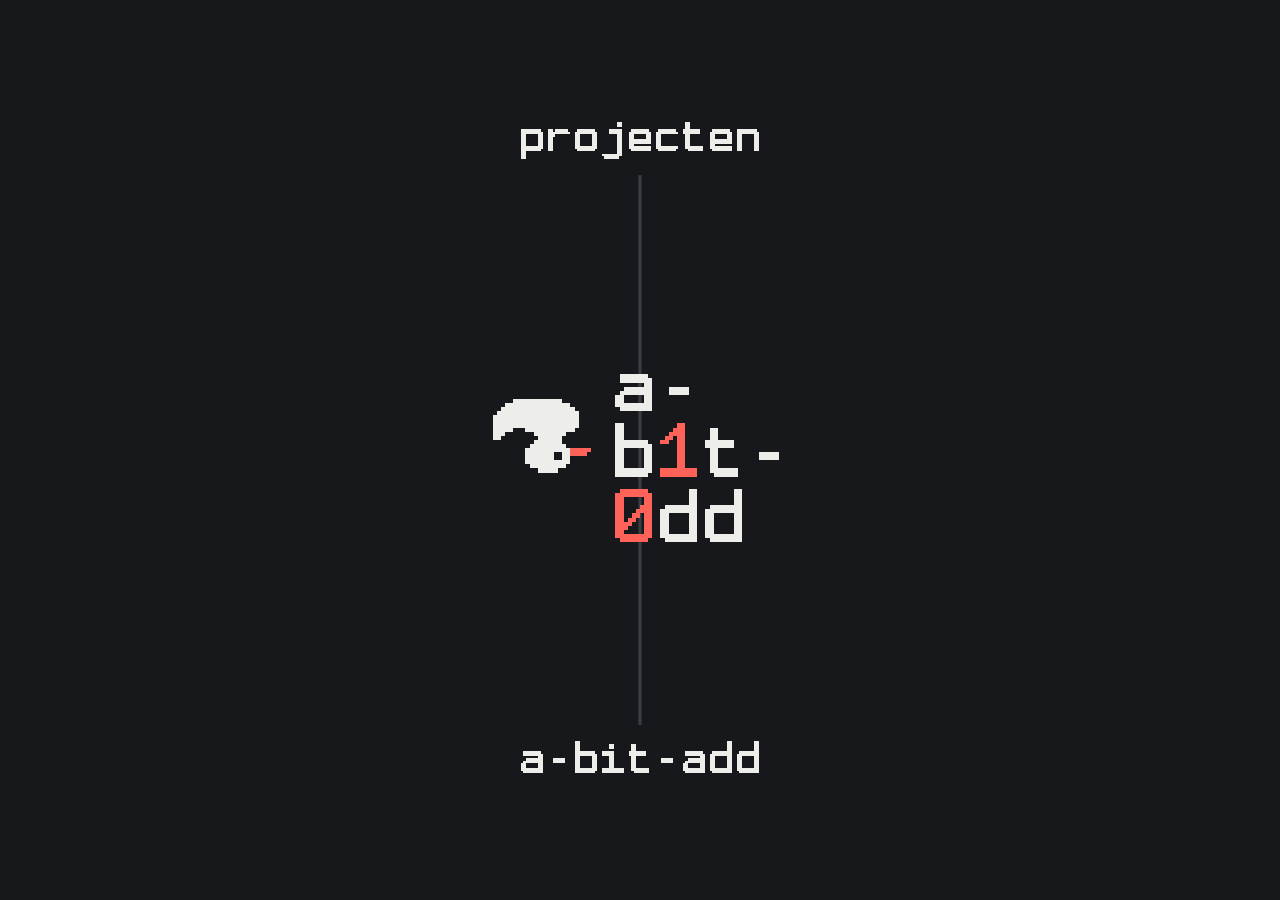
<file: docs/index.html>
<!doctype html>
<html lang="nl">
<head>
  <meta charset="utf-8">
  <meta name="viewport" content="width=device-width, initial-scale=1">
  <title>a-bit-odd</title>
  <meta name="description" content="Bouwsels, en hoe ADD voelt.">
  <meta property="og:type" content="website">
  <meta property="og:url" content="https://a-bit-odd.com/">
  <meta property="og:title" content="a-bit-odd">
  <meta property="og:description" content="Bouwsels, en hoe ADD voelt.">
  <meta property="og:image" content="https://a-bit-odd.com/deelkaart.png">
  <meta property="og:image:width" content="1200">
  <meta property="og:image:height" content="627">
  <link rel="icon" href="favicon.png">
  <link rel="stylesheet" href="style.css">
</head>
<body>
  <svg viewBox="-55 -55 110 110" preserveAspectRatio="xMidYMid meet" aria-label="a-bit-odd">
    <g id="strands"></g>
    <image class="logo" href="logo.svg" x="-18" y="-11.25" width="36" height="22.5">
      <title>a-bit-odd</title>
    </image>
    <g id="nodes"></g>
  </svg>

  <script src="pixels.js"></script>
  <script>
    // De vijf links: label, adres en hoek (in graden, 0 = rechts)
    Pixels.drawMindmap({
      strandsLayer: document.getElementById("strands"),
      nodesLayer: document.getElementById("nodes"),
      radius: 38,
      pixel: 0.3,
      nodes: [
        { label: "projecten", href: "projecten/", angle: -90 },
        { label: "a-bit-add", href: "a-bit-add/", angle: 90 },
      ],
    });
  </script>
</body>
</html>
</file>
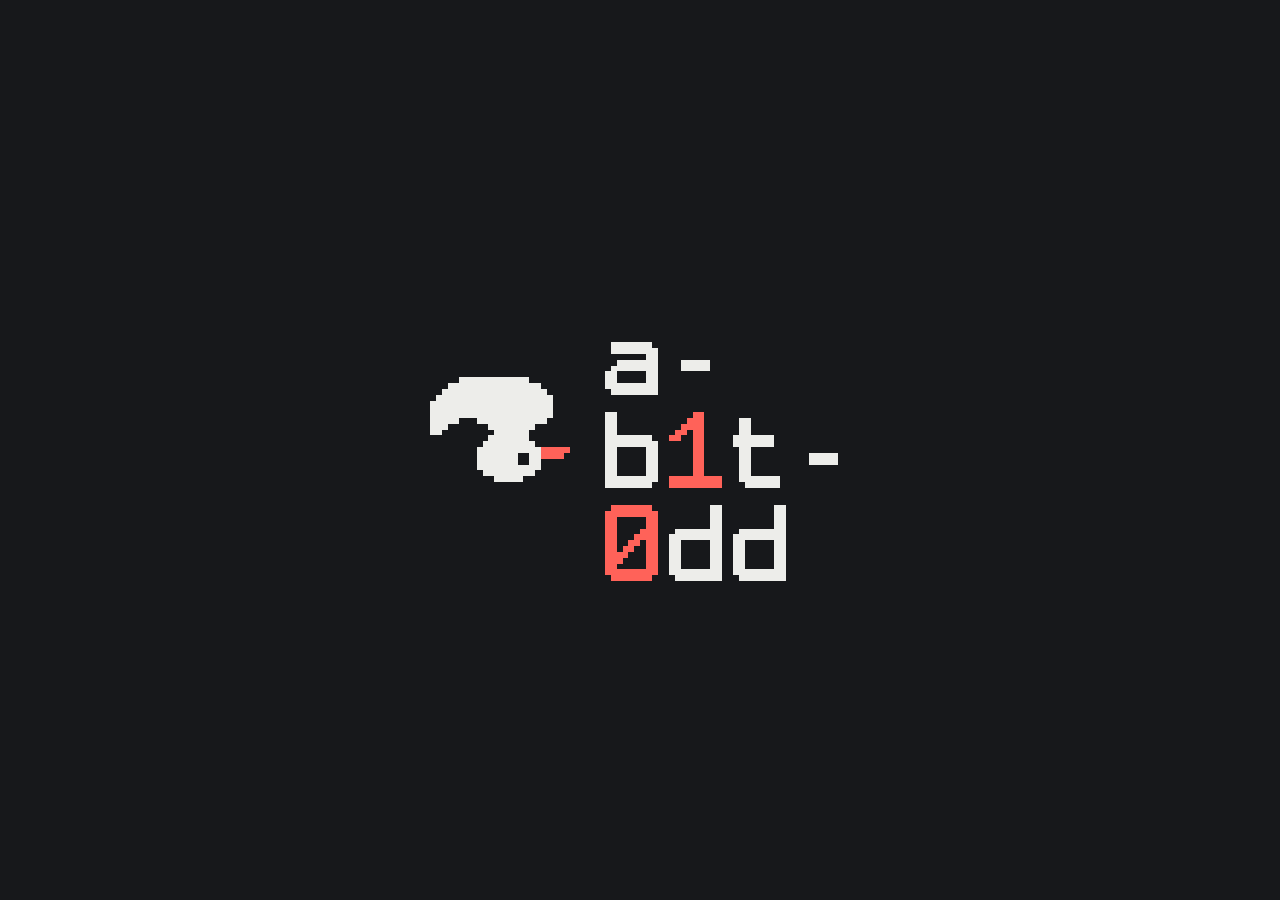
<file: public/index.html>
<!doctype html>
<html lang="nl">
<head>
  <meta charset="utf-8">
  <meta name="viewport" content="width=device-width, initial-scale=1">
  <title>a-bit-odd</title>
  <link rel="icon" href="favicon.png">
  <style>
    html, body { height: 100%; margin: 0; }
    body {
      background: #17181B;
      display: grid;
      place-items: center;
    }
    img {
      width: min(70vw, 420px);
      height: auto;
      image-rendering: pixelated;
    }
  </style>
</head>
<body>
  <img src="logo.svg" alt="a-bit-odd">
</body>
</html>
</file>
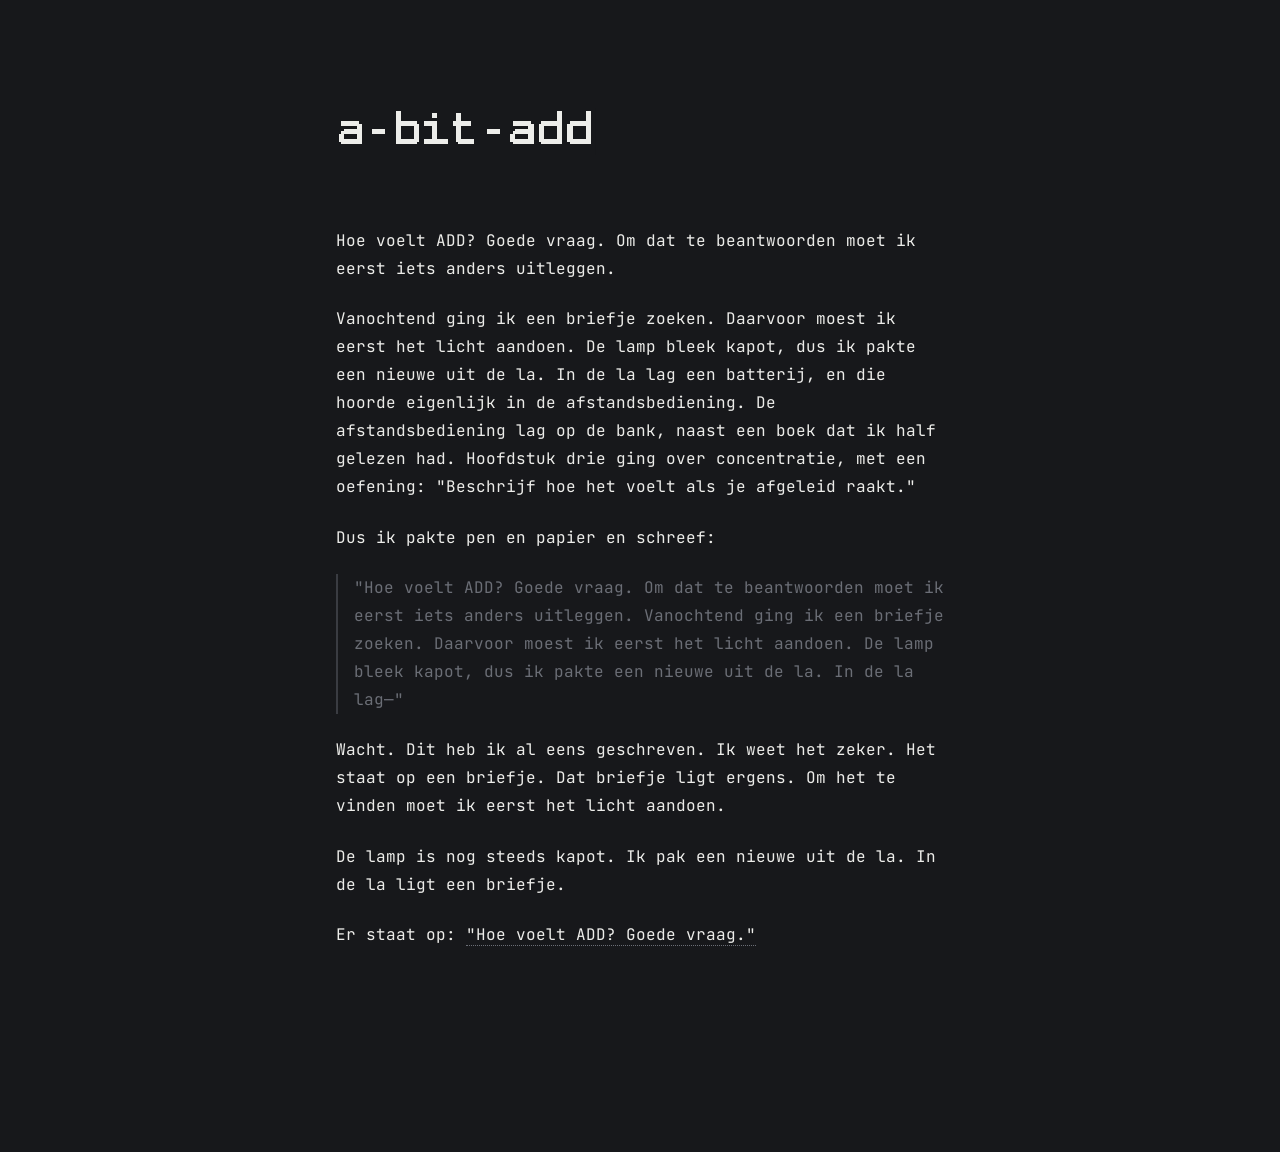
<file: docs/a-bit-add/index.html>
<!doctype html>
<html lang="nl">
<head>
  <meta charset="utf-8">
  <meta name="viewport" content="width=device-width, initial-scale=1">
  <title>a-bit-add · a-bit-odd</title>
  <link rel="icon" href="../favicon.png">
  <link rel="preconnect" href="https://fonts.googleapis.com">
  <link rel="stylesheet" href="https://fonts.googleapis.com/css2?family=JetBrains+Mono:wght@400;500&display=swap">
  <link rel="stylesheet" href="../style.css">
  <style>
    body { overflow: auto; }
    .page {
      max-width: 38rem;
      margin: 0 auto;
      padding: 12vh 16px 20vh;
      font-family: "JetBrains Mono", ui-monospace, monospace;
      font-size: 16px;
      line-height: 1.75;
      color: var(--ink);
    }
    .title { display: block; width: min(60vw, 260px); margin-bottom: 8vh; }
    .title svg { width: 100%; height: auto; }
    .page p { margin: 0 0 1.4em; }
    .page blockquote {
      margin: 0 0 1.4em;
      padding-left: 1em;
      border-left: 2px solid var(--thread);
      color: var(--muted);
    }
    .loop { color: var(--ink); text-decoration: none; border-bottom: 1px dotted var(--muted); }
    .loop:hover, .loop:focus { color: var(--red); border-color: var(--red); outline: none; }
  </style>
</head>
<body>
  <main class="page" id="begin">
    <a class="title node" href="../" aria-label="terug naar a-bit-odd">
      <svg id="title" viewBox="-1 -1 100 18"></svg>
    </a>

    <p>Hoe voelt ADD? Goede vraag. Om dat te beantwoorden moet ik eerst iets anders uitleggen.</p>

    <p>Vanochtend ging ik een briefje zoeken. Daarvoor moest ik eerst het licht aandoen. De lamp bleek kapot, dus ik pakte een nieuwe uit de la. In de la lag een batterij, en die hoorde eigenlijk in de afstandsbediening. De afstandsbediening lag op de bank, naast een boek dat ik half gelezen had. Hoofdstuk drie ging over concentratie, met een oefening: "Beschrijf hoe het voelt als je afgeleid raakt."</p>

    <p>Dus ik pakte pen en papier en schreef:</p>

    <blockquote>"Hoe voelt ADD? Goede vraag. Om dat te beantwoorden moet ik eerst iets anders uitleggen. Vanochtend ging ik een briefje zoeken. Daarvoor moest ik eerst het licht aandoen. De lamp bleek kapot, dus ik pakte een nieuwe uit de la. In de la lag—"</blockquote>

    <p>Wacht. Dit heb ik al eens geschreven. Ik weet het zeker. Het staat op een briefje. Dat briefje ligt ergens. Om het te vinden moet ik eerst het licht aandoen.</p>

    <p>De lamp is nog steeds kapot. Ik pak een nieuwe uit de la. In de la ligt een briefje.</p>

    <p>Er staat op: <a class="loop" href="#begin">"Hoe voelt ADD? Goede vraag."</a></p>
  </main>

  <script src="../pixels.js"></script>
  <script>
    // Titel in pixelletters: 9 tekens × 11 − 2 = 97 pixels breed, 16 hoog
    document.getElementById("title").appendChild(Pixels.pixelWord("a-bit-add", 48.5, 8, 1));
  </script>
</body>
</html>
</file>
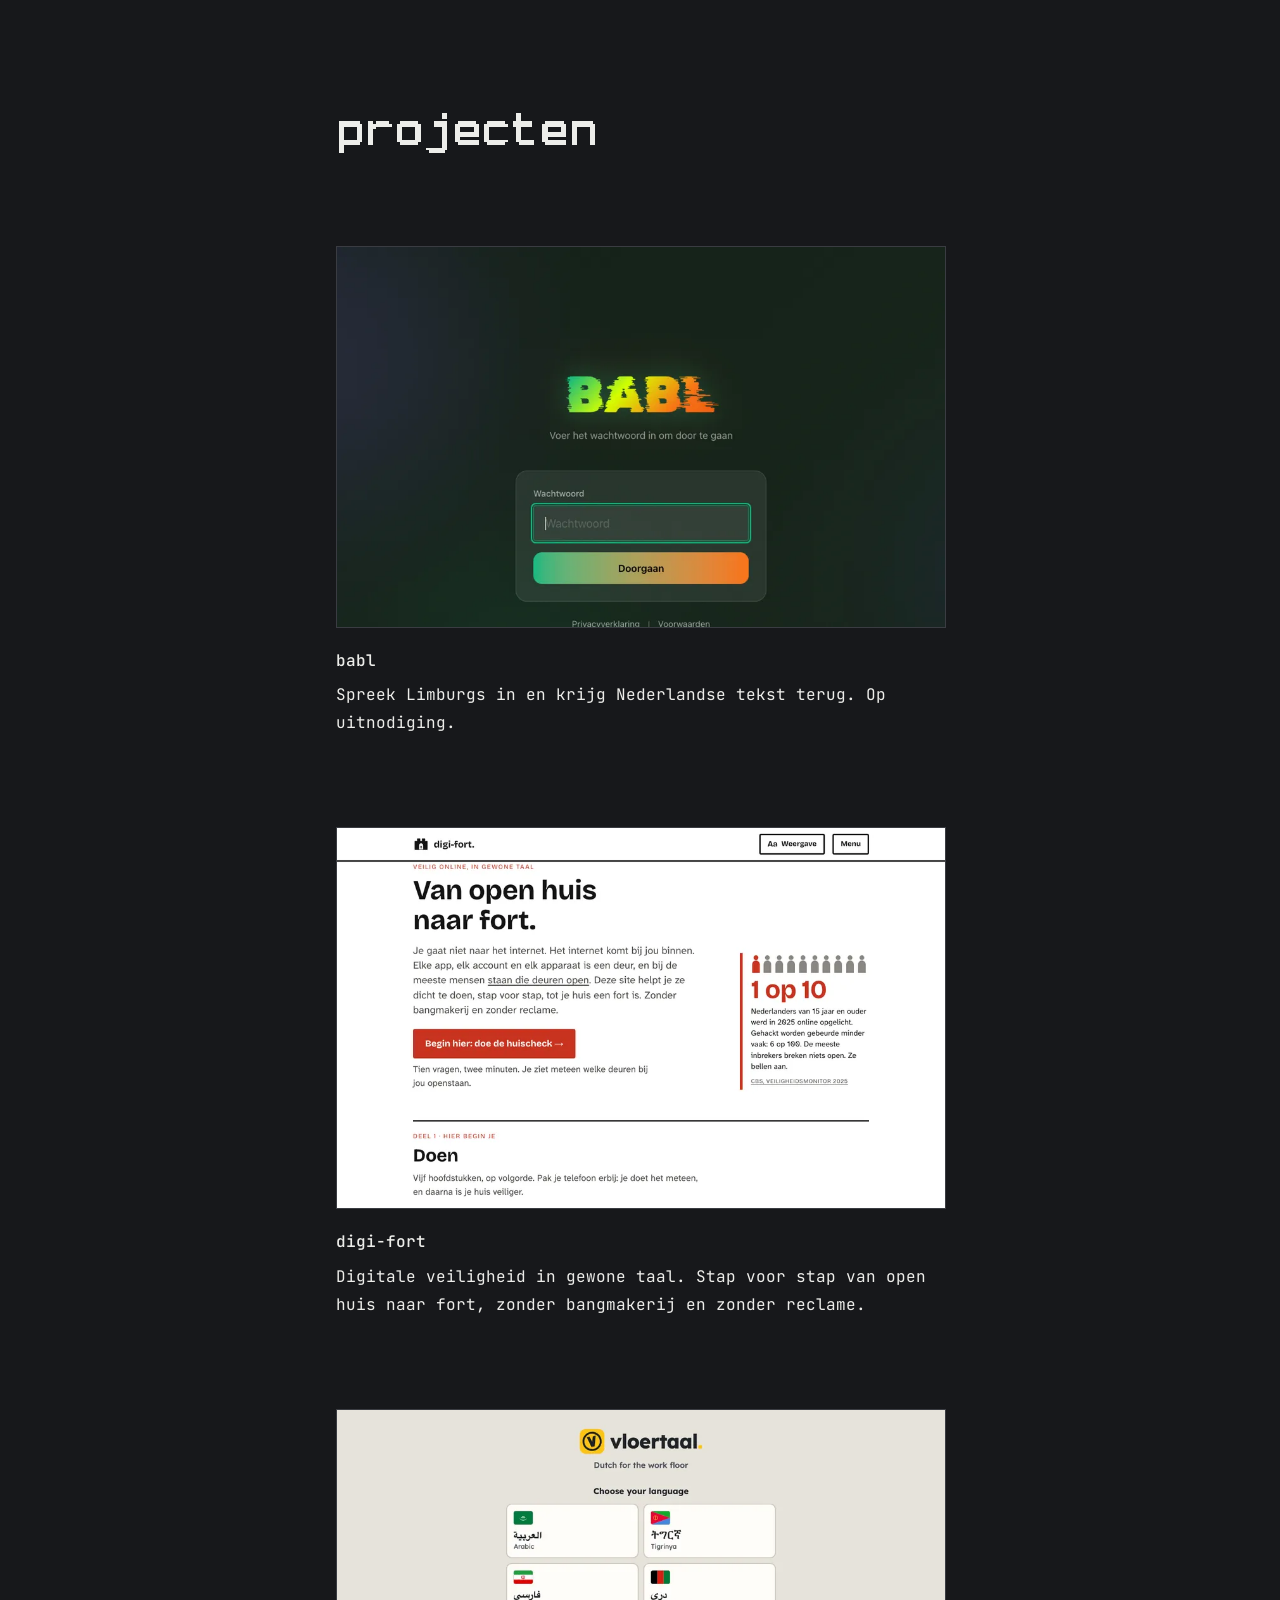
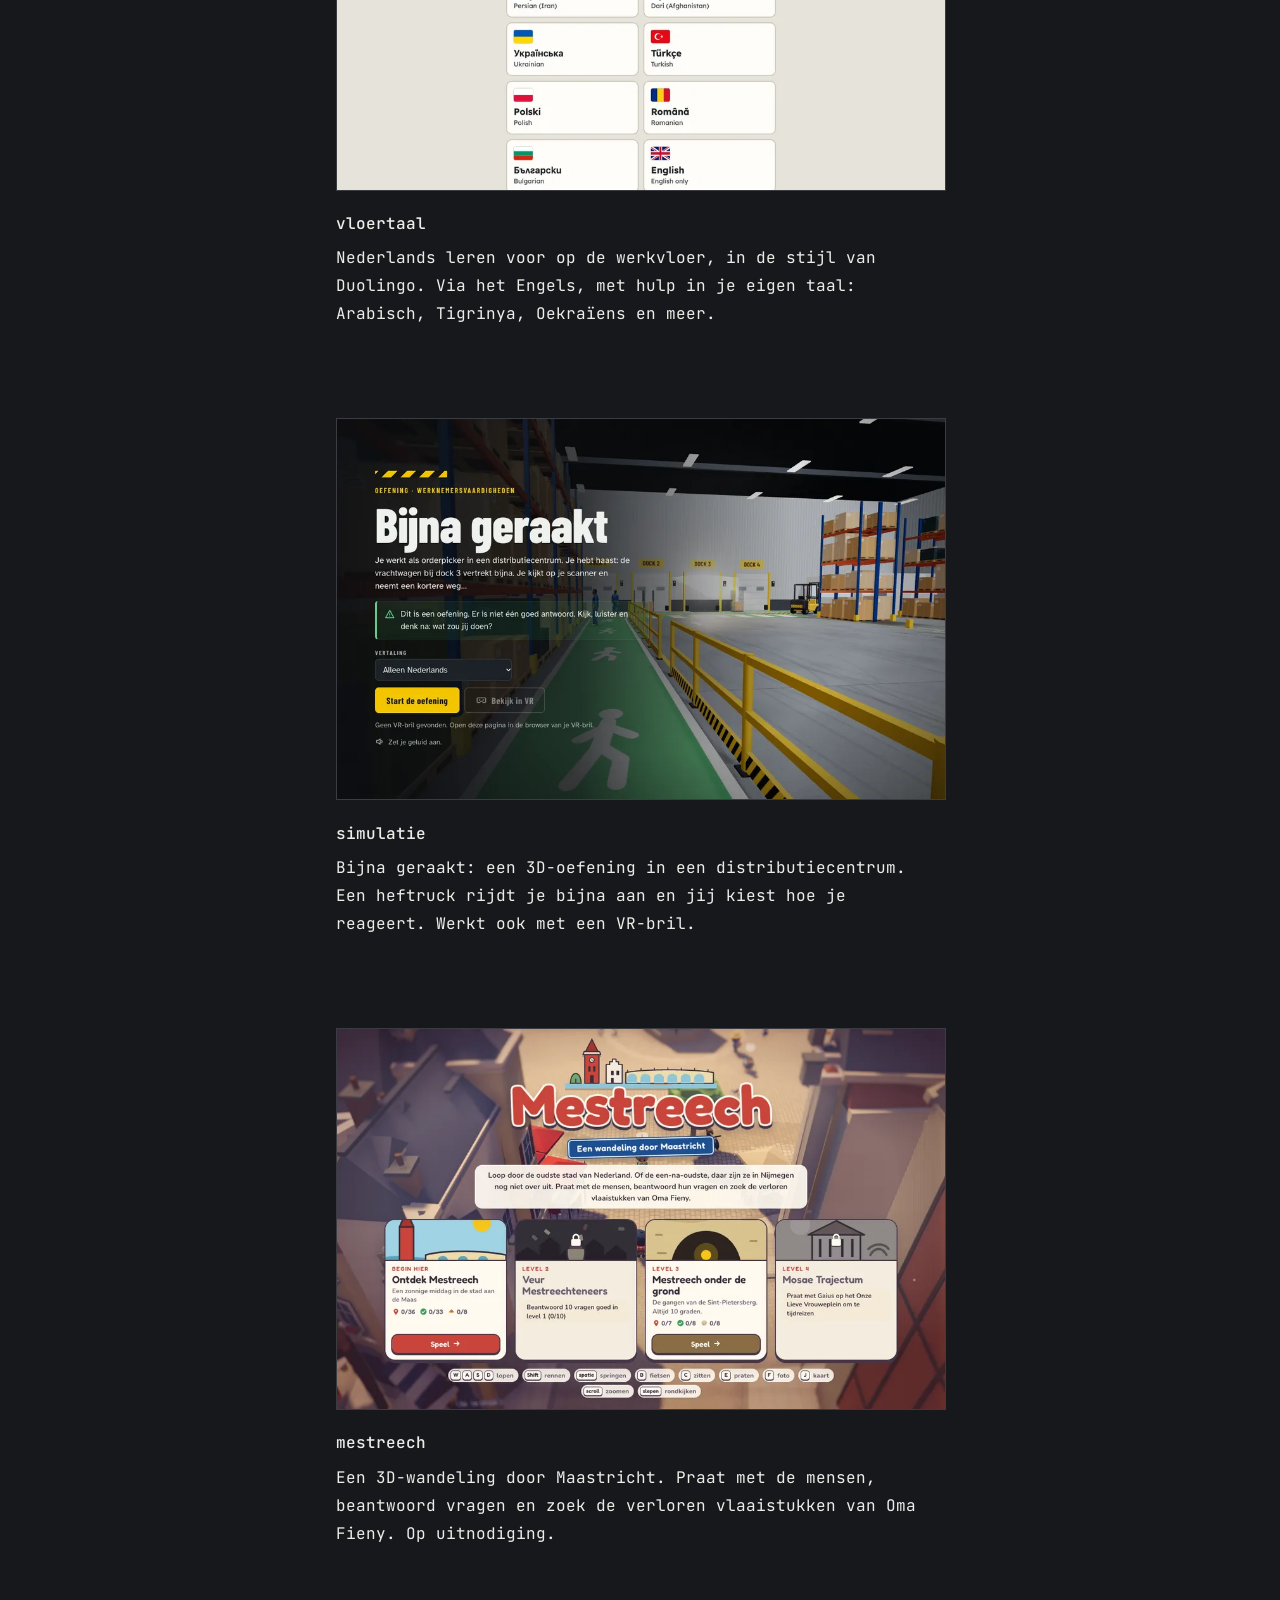
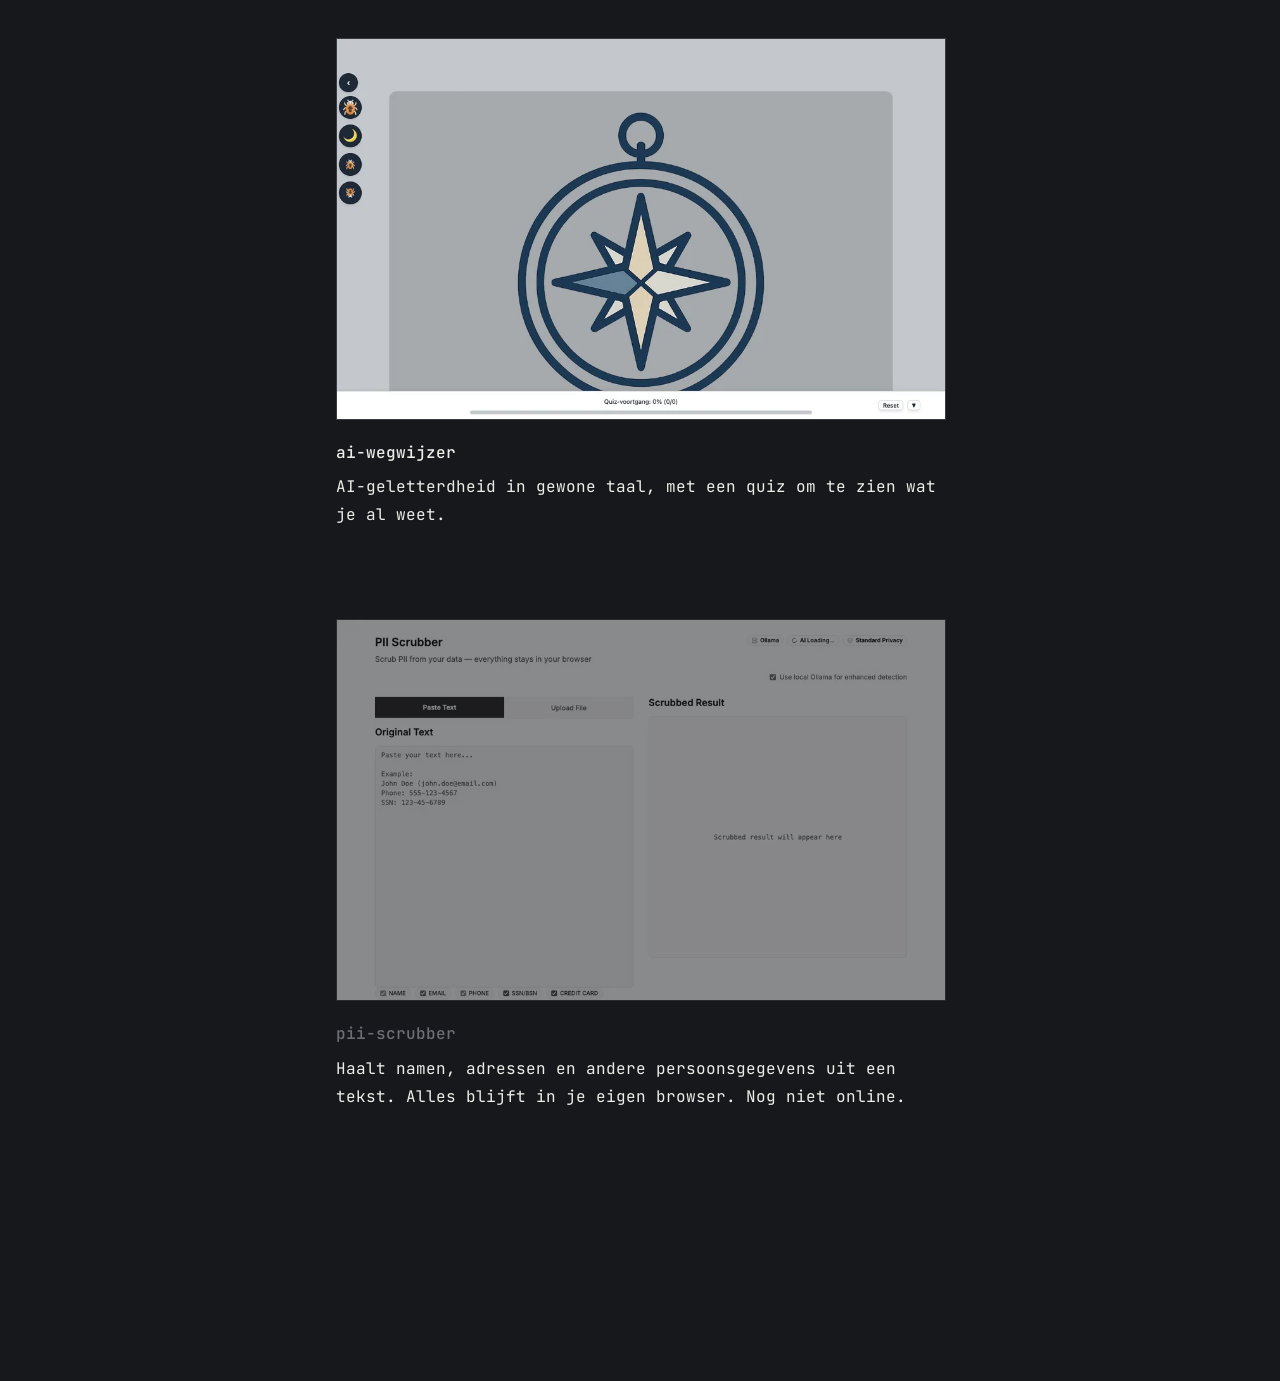
<file: docs/projecten/index.html>
<!doctype html>
<html lang="nl">
<head>
  <meta charset="utf-8">
  <meta name="viewport" content="width=device-width, initial-scale=1">
  <title>projecten · a-bit-odd</title>
  <link rel="icon" href="../favicon.png">
  <link rel="preconnect" href="https://fonts.googleapis.com">
  <link rel="stylesheet" href="https://fonts.googleapis.com/css2?family=JetBrains+Mono:wght@400;500&display=swap">
  <link rel="stylesheet" href="../style.css">
  <style>
    body { overflow: auto; }
    .page {
      max-width: 38rem;
      margin: 0 auto;
      padding: 12vh 16px 20vh;
      font-family: "JetBrains Mono", ui-monospace, monospace;
      font-size: 16px;
      line-height: 1.75;
      color: var(--ink);
    }
    /* 97 pixels breed, in verhouding tot de koans-titel (53 pixels → 143px) */
    .title { display: block; width: min(60vw, 262px); margin-bottom: 10vh; }
    .title svg { width: 100%; height: auto; }

    .project { margin: 0 0 10vh; }
    .project a { color: inherit; text-decoration: none; }
    .shot {
      display: block;
      width: 100%;
      height: auto;
      aspect-ratio: 16 / 10;
      border: 1px solid var(--thread);
      transition: border-color 0.2s;
    }
    .project h2 {
      font-size: 16px;
      font-weight: 500;
      margin: 1.2em 0 0.4em;
      transition: color 0.2s;
    }
    .project p { margin: 0; }
    .project a:hover .shot, .project a:focus-visible .shot { border-color: var(--red); }
    .project a:hover h2, .project a:focus-visible h2 { color: var(--red); }
    .project a:focus { outline: none; }

    .project.off .shot { filter: grayscale(1); opacity: 0.5; }
    .project.off h2 { color: var(--muted); }
  </style>
</head>
<body>
  <main class="page">
    <a class="title node" href="../" aria-label="terug naar a-bit-odd">
      <svg id="title" viewBox="-1 -1 99 18"></svg>
    </a>

    <section class="project">
      <a href="https://babl-chi.vercel.app">
        <img class="shot" src="img/babl.webp" width="960" height="600" alt="Voorpagina van babl" loading="lazy">
        <h2>babl</h2>
        <p>Spreek Limburgs in en krijg Nederlandse tekst terug. Op uitnodiging.</p>
      </a>
    </section>

    <section class="project">
      <a href="https://digi-fort.nl">
        <img class="shot" src="img/digi-fort.webp" width="960" height="600" alt="Voorpagina van digi-fort" loading="lazy">
        <h2>digi-fort</h2>
        <p>Digitale veiligheid in gewone taal. Stap voor stap van open huis naar fort, zonder bangmakerij en zonder reclame.</p>
      </a>
    </section>

    <section class="project">
      <a href="https://vloertaal.vercel.app">
        <img class="shot" src="img/vloertaal.webp" width="960" height="600" alt="Voorpagina van vloertaal" loading="lazy">
        <h2>vloertaal</h2>
        <p>Nederlands leren voor op de werkvloer, in de stijl van Duolingo. Via het Engels, met hulp in je eigen taal: Arabisch, Tigrinya, Oekraïens en meer.</p>
      </a>
    </section>

    <section class="project">
      <a href="https://x4b5.github.io/simulatie/">
        <img class="shot" src="img/simulatie.webp" width="960" height="600" alt="Voorpagina van de simulatie Bijna geraakt" loading="lazy">
        <h2>simulatie</h2>
        <p>Bijna geraakt: een 3D-oefening in een distributiecentrum. Een heftruck rijdt je bijna aan en jij kiest hoe je reageert. Werkt ook met een VR-bril.</p>
      </a>
    </section>

    <section class="project">
      <a href="https://mestreech.vercel.app">
        <img class="shot" src="img/mestreech.webp" width="960" height="600" alt="Voorpagina van mestreech" loading="lazy">
        <h2>mestreech</h2>
        <p>Een 3D-wandeling door Maastricht. Praat met de mensen, beantwoord vragen en zoek de verloren vlaaistukken van Oma Fieny. Op uitnodiging.</p>
      </a>
    </section>

    <section class="project">
      <a href="https://ai-wegwijzer.vercel.app">
        <img class="shot" src="img/ai-wegwijzer.webp" width="960" height="600" alt="Voorpagina van ai-wegwijzer" loading="lazy">
        <h2>ai-wegwijzer</h2>
        <p>AI-geletterdheid in gewone taal, met een quiz om te zien wat je al weet.</p>
      </a>
    </section>

    <section class="project off">
      <img class="shot" src="img/pii-scrubber.webp" width="960" height="600" alt="Voorpagina van pii-scrubber" loading="lazy">
      <h2>pii-scrubber</h2>
      <p>Haalt namen, adressen en andere persoonsgegevens uit een tekst. Alles blijft in je eigen browser. Nog niet online.</p>
    </section>
  </main>

  <script src="../pixels.js"></script>
  <script>
    // Titel in pixelletters: 9 tekens × 11 − 2 = 97 pixels breed, 16 hoog
    document.getElementById("title").appendChild(Pixels.pixelWord("projecten", 48.5, 8, 1));
  </script>
</body>
</html>
</file>
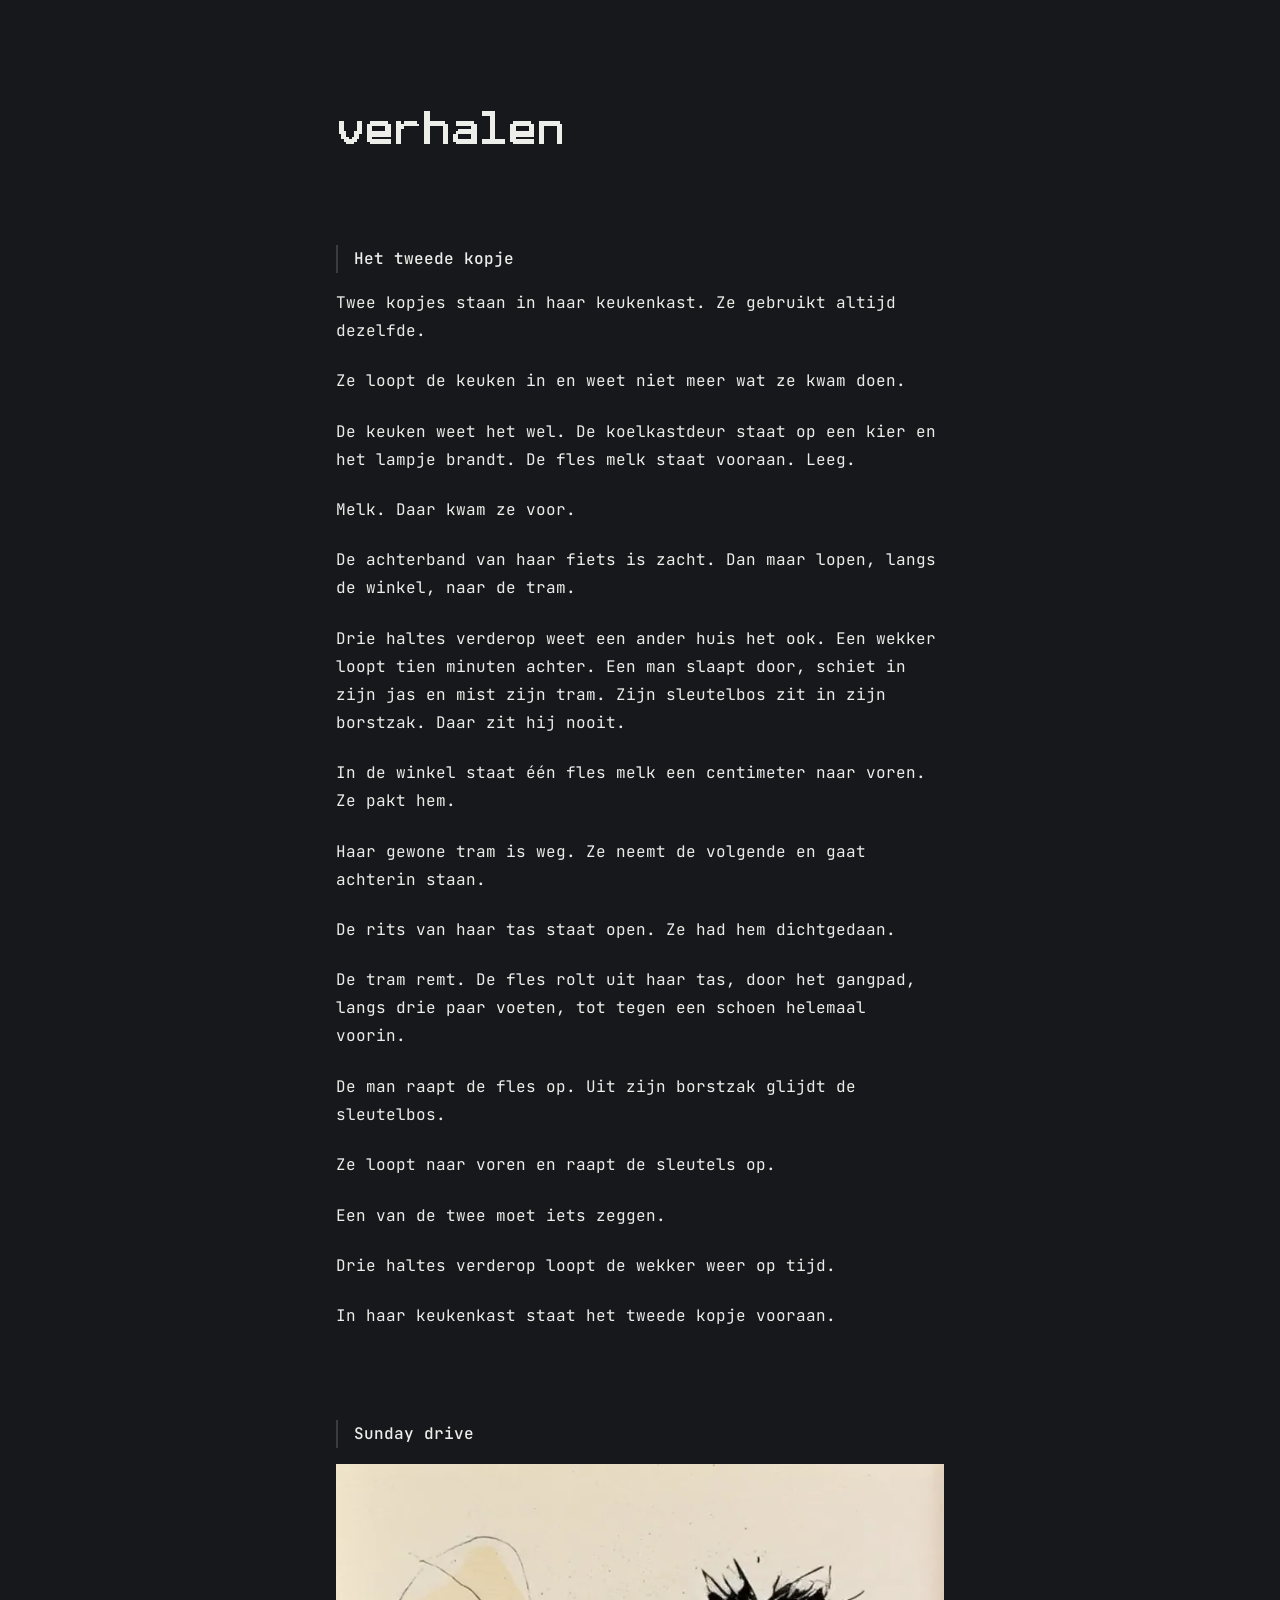
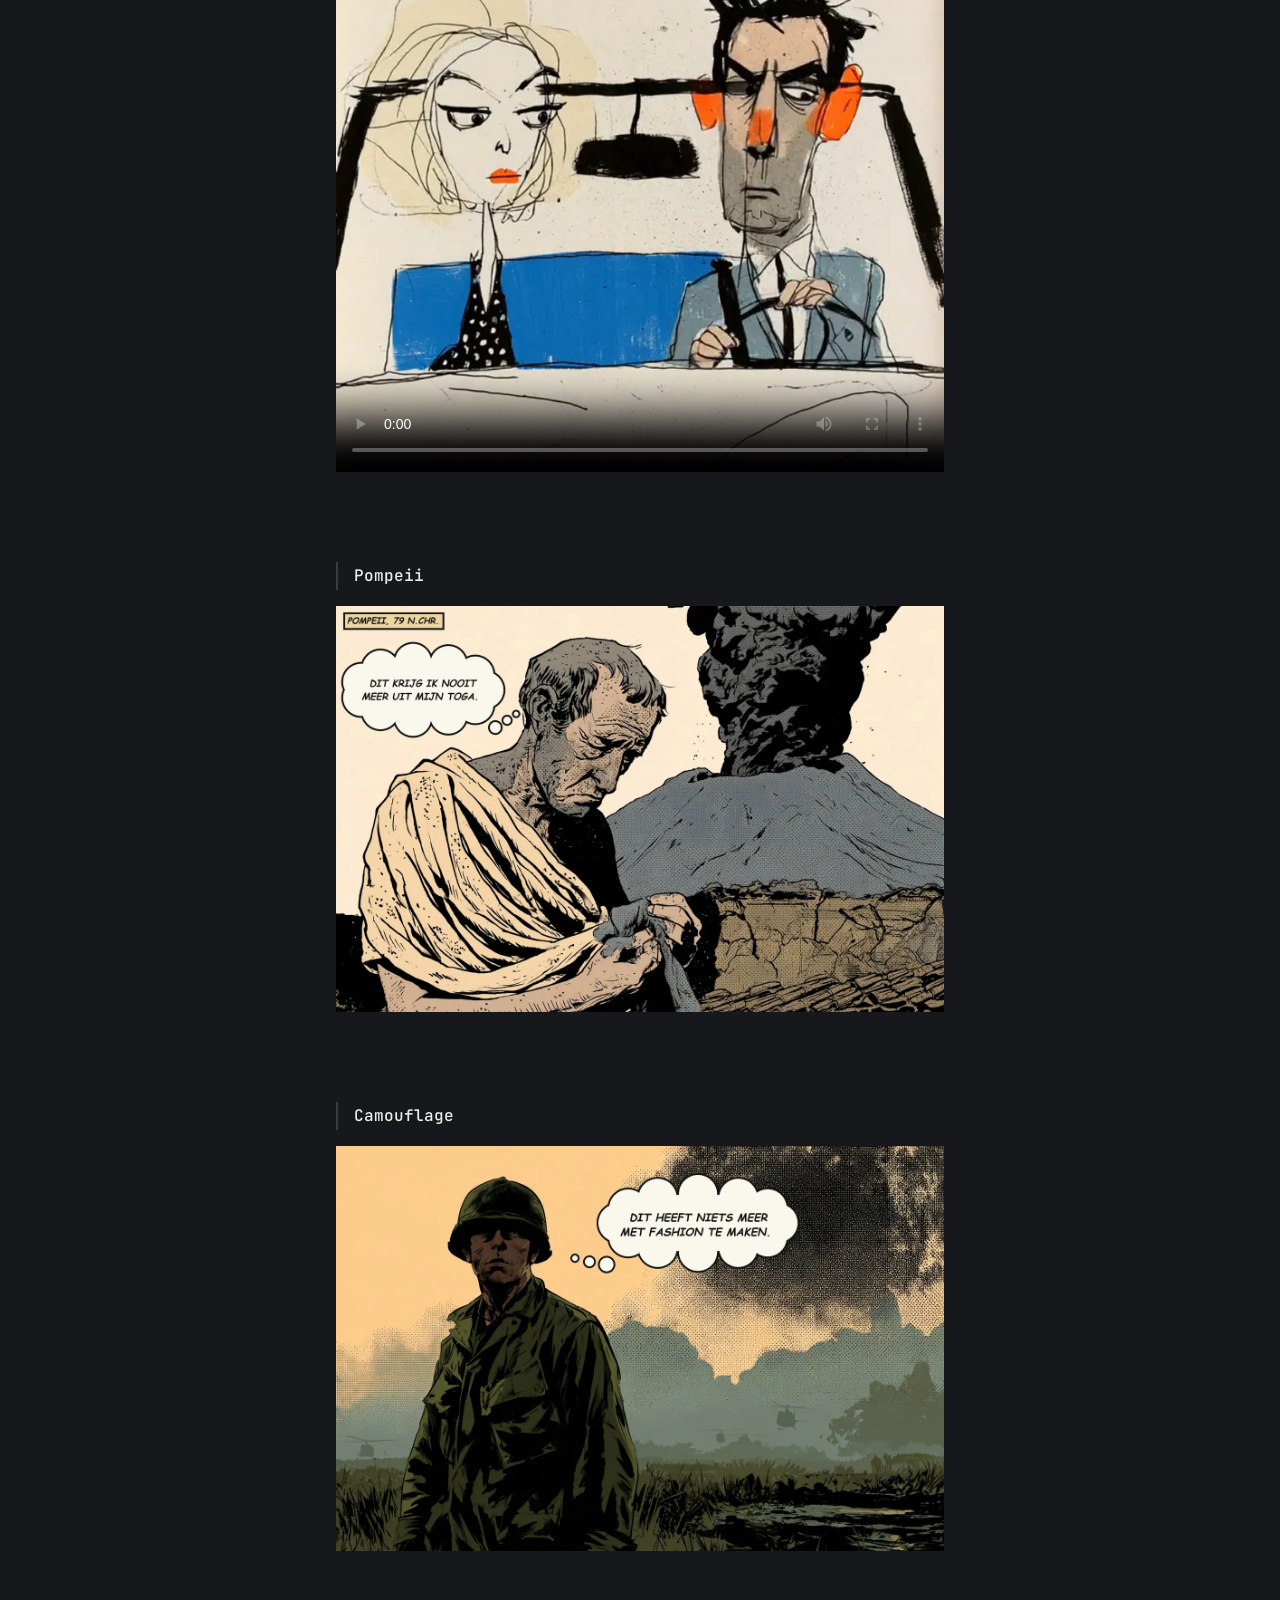
<file: docs/verhalen/index.html>
<!doctype html>
<html lang="nl">
<head>
  <meta charset="utf-8">
  <meta name="viewport" content="width=device-width, initial-scale=1">
  <title>verhalen · a-bit-odd</title>
  <link rel="icon" href="../favicon.png">
  <link rel="preconnect" href="https://fonts.googleapis.com">
  <link rel="stylesheet" href="https://fonts.googleapis.com/css2?family=JetBrains+Mono:wght@400;500&display=swap">
  <link rel="stylesheet" href="../style.css">
  <style>
    body { overflow: auto; }
    .page {
      max-width: 38rem;
      margin: 0 auto;
      padding: 12vh 16px 20vh;
      font-family: "JetBrains Mono", ui-monospace, monospace;
      font-size: 16px;
      line-height: 1.75;
      color: var(--ink);
    }
    /* 88 van de 100 pixels van a-bit-add, dus 88% van die breedte */
    .title { display: block; width: min(53vw, 229px); margin-bottom: 10vh; }
    .title svg { width: 100%; height: auto; }
    .verhaal { margin: 0 0 10vh; }
    .verhaal h2 {
      font-size: 16px;
      font-weight: 500;
      margin: 0 0 1em;
      padding-left: 1em;
      border-left: 2px solid var(--thread);
    }
    .verhaal p { margin: 0 0 1.4em; }
    .verhaal img, .verhaal video { display: block; width: 100%; height: auto; }
  </style>
</head>
<body>
  <main class="page">
    <a class="title node" href="../" aria-label="terug naar a-bit-odd">
      <svg id="title" viewBox="-1 -1 88 18"></svg>
    </a>

    <section class="verhaal">
      <h2>Het tweede kopje</h2>
      <p>Twee kopjes staan in haar keukenkast. Ze gebruikt altijd dezelfde.</p>
      <p>Ze loopt de keuken in en weet niet meer wat ze kwam doen.</p>
      <p>De keuken weet het wel. De koelkastdeur staat op een kier en het lampje brandt. De fles melk staat vooraan. Leeg.</p>
      <p>Melk. Daar kwam ze voor.</p>
      <p>De achterband van haar fiets is zacht. Dan maar lopen, langs de winkel, naar de tram.</p>
      <p>Drie haltes verderop weet een ander huis het ook. Een wekker loopt tien minuten achter. Een man slaapt door, schiet in zijn jas en mist zijn tram. Zijn sleutelbos zit in zijn borstzak. Daar zit hij nooit.</p>
      <p>In de winkel staat één fles melk een centimeter naar voren. Ze pakt hem.</p>
      <p>Haar gewone tram is weg. Ze neemt de volgende en gaat achterin staan.</p>
      <p>De rits van haar tas staat open. Ze had hem dichtgedaan.</p>
      <p>De tram remt. De fles rolt uit haar tas, door het gangpad, langs drie paar voeten, tot tegen een schoen helemaal voorin.</p>
      <p>De man raapt de fles op. Uit zijn borstzak glijdt de sleutelbos.</p>
      <p>Ze loopt naar voren en raapt de sleutels op.</p>
      <p>Een van de twee moet iets zeggen.</p>
      <p>Drie haltes verderop loopt de wekker weer op tijd.</p>
      <p>In haar keukenkast staat het tweede kopje vooraan.</p>
    </section>

    <section class="verhaal">
      <h2>Sunday drive</h2>
      <video controls playsinline preload="metadata" poster="media/sunday-drive-poster.webp"
             src="media/sunday-drive.mp4" aria-label="Sunday drive: een man en een vrouw in een auto, met hun gedachten"></video>
    </section>

    <section class="verhaal">
      <h2>Pompeii</h2>
      <img src="media/pompeii.webp" width="1344" height="896" loading="lazy"
           alt="Pompeii, 79 n.Chr. Een oude Romein bekijkt de as op zijn toga terwijl de Vesuvius uitbarst. Hij denkt: dit krijg ik nooit meer uit mijn toga.">
    </section>

    <section class="verhaal">
      <h2>Camouflage</h2>
      <img src="media/soldaat.webp" width="1344" height="896" loading="lazy"
           alt="Een soldaat in een groen veldtenue staat in een moeras, met helikopters en rook achter hem. Hij denkt: dit heeft niets meer met fashion te maken.">
    </section>
  </main>

  <script src="../pixels.js"></script>
  <script>
    // Titel in pixelletters: 8 tekens × 11 − 2 = 86 pixels breed, 16 hoog
    document.getElementById("title").appendChild(Pixels.pixelWord("verhalen", 43, 8, 1));
  </script>
</body>
</html>
</file>
<file: docs/style.css>
/* Gedeeld door alle pagina's */
:root {
  --bg: #17181B;
  --thread: #3A3C42;
  --ink: #EDEDEA;
  --muted: #6B6E76;
  --red: #FF6259;
}
html, body { height: 100%; margin: 0; }
body { background: var(--bg); overflow: hidden; }
svg { display: block; width: 100vw; height: 100vh; }

.strand { stroke: var(--thread); stroke-width: 0.4; transition: stroke 0.2s; }
.pad { fill: var(--bg); }
.letters { fill: var(--ink); transition: fill 0.2s; }
.node:hover .letters, .node:focus .letters { fill: var(--red); }
.node.off .letters, .node.off:hover .letters, .node.off:focus .letters { fill: var(--muted); }
.node:focus { outline: none; }
.logo { image-rendering: pixelated; }

.info {
  position: fixed;
  left: 16px;
  right: 16px;
  bottom: 6vh;
  margin: 0;
  text-align: center;
  font-family: "JetBrains Mono", ui-monospace, monospace;
  font-size: 15px;
  color: var(--muted);
  min-height: 1.4em;
}
</file>
